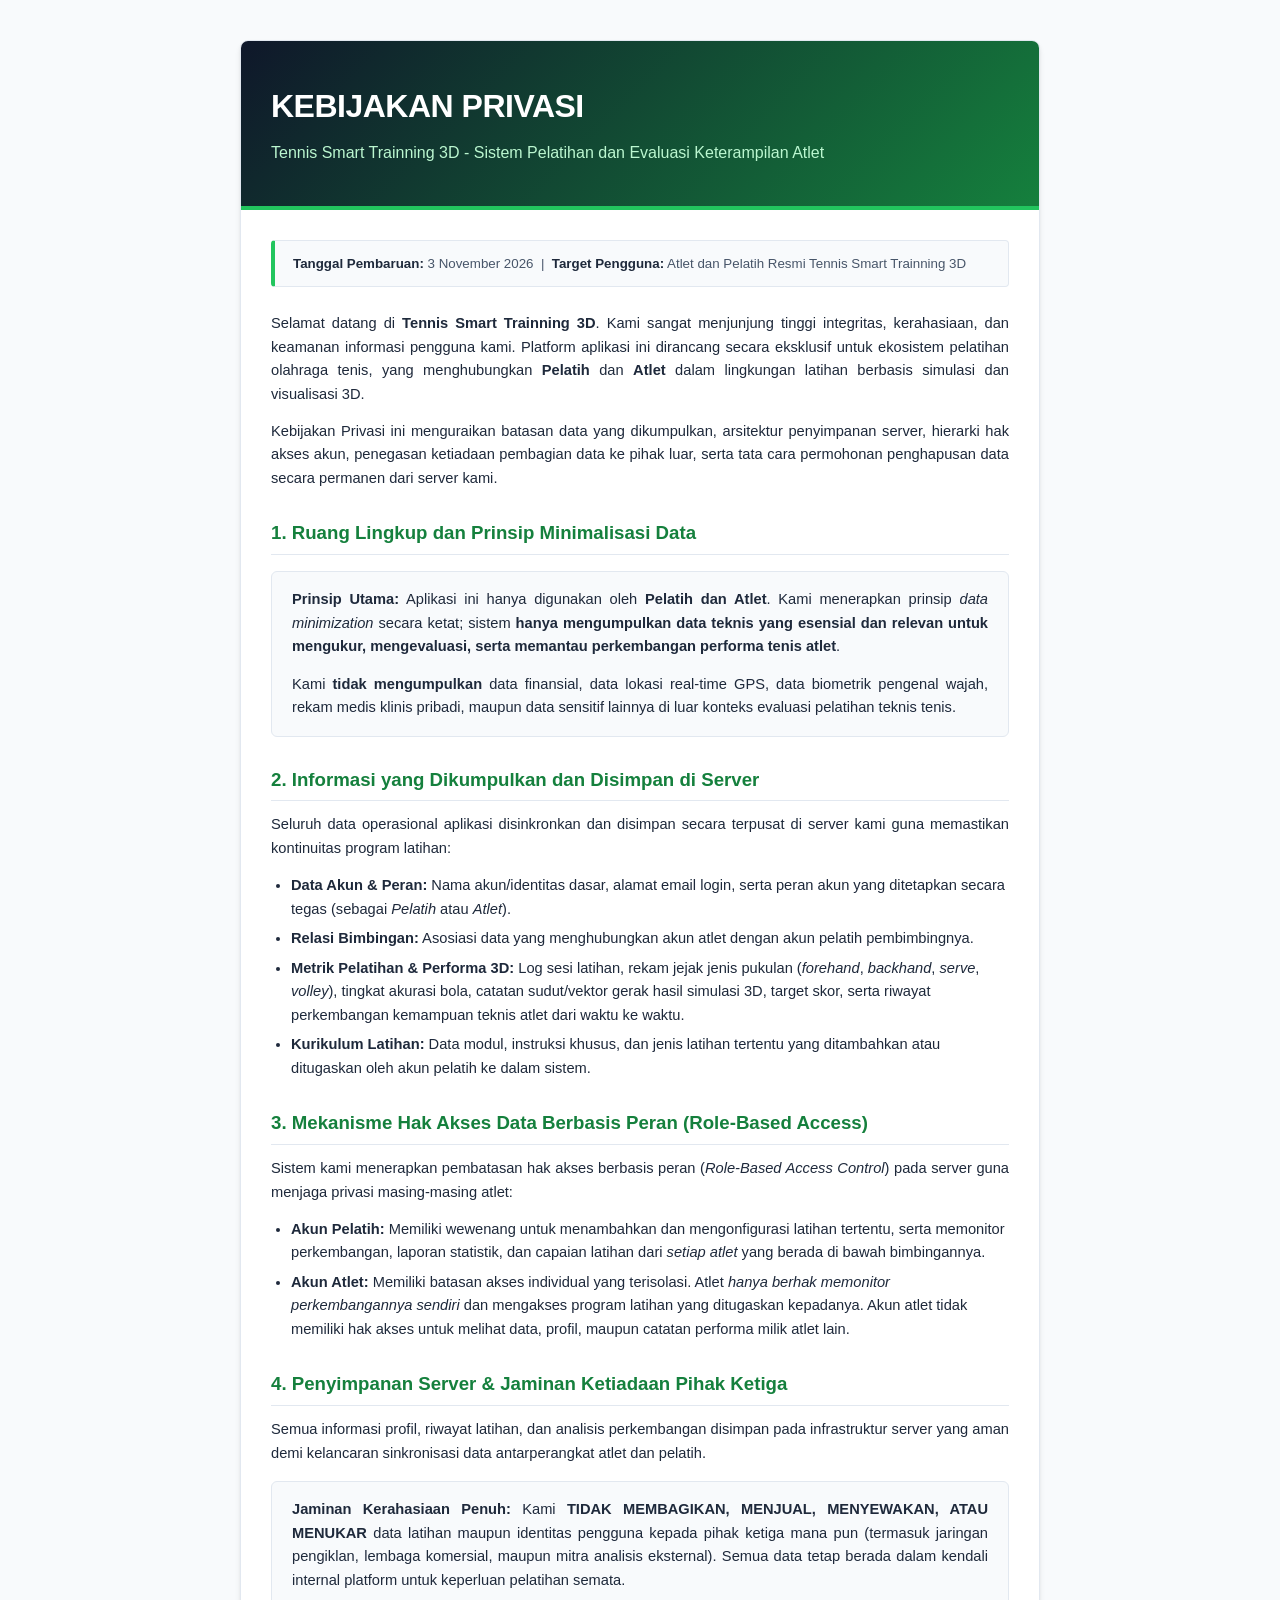
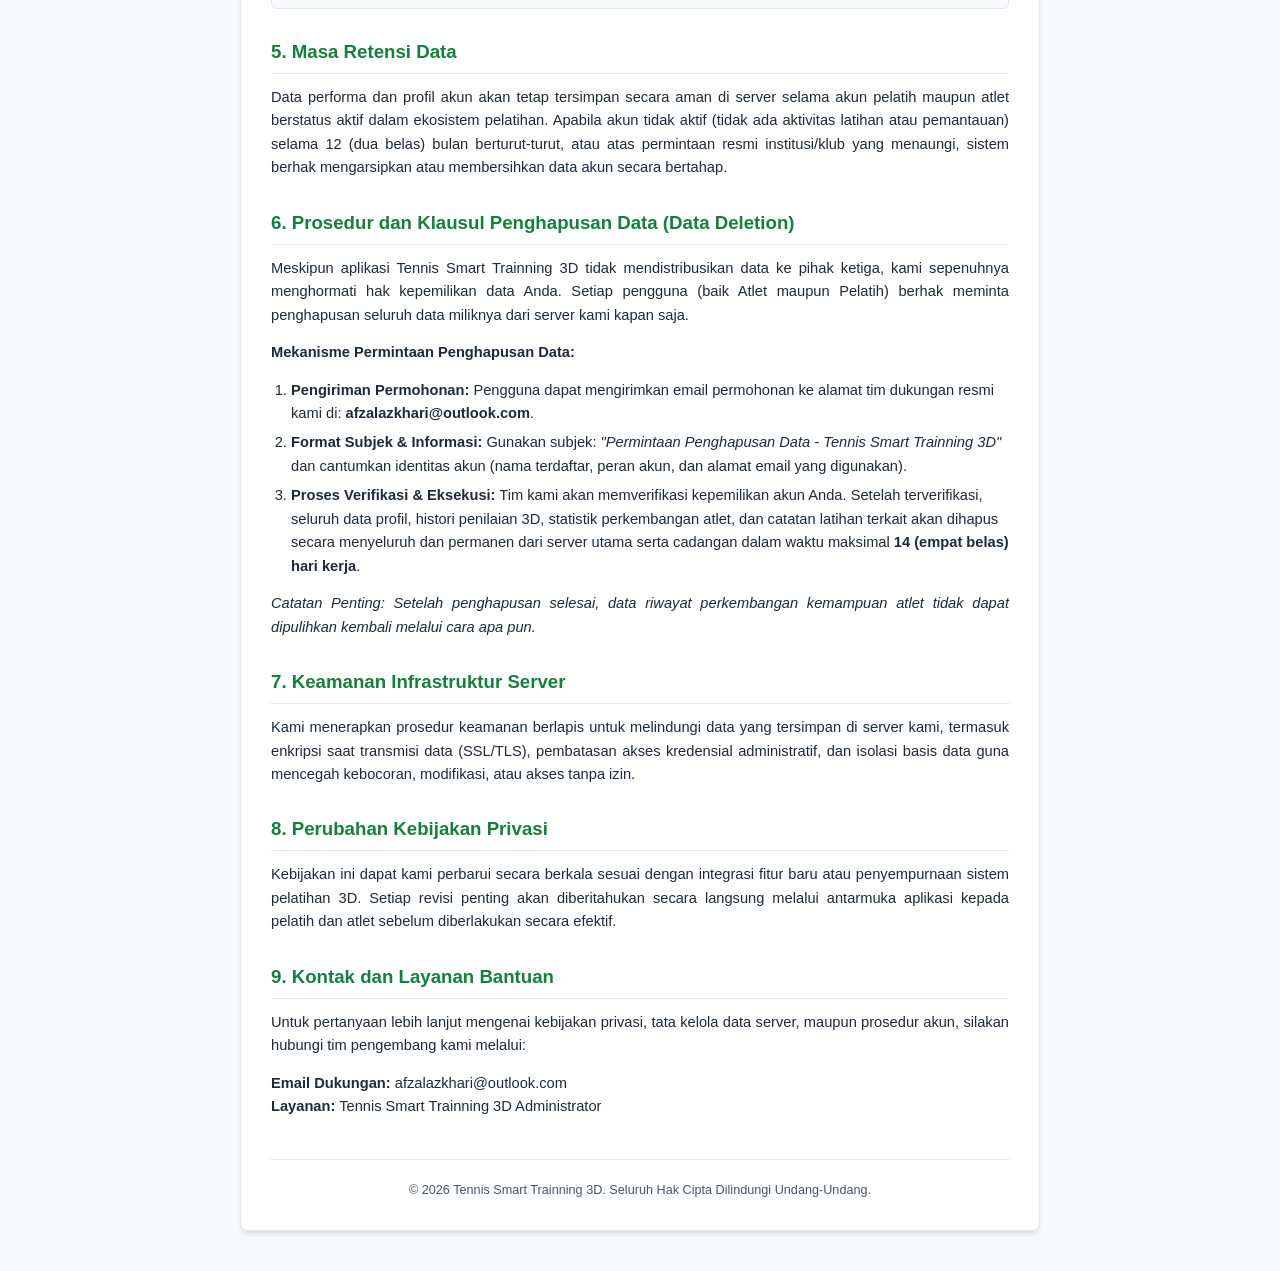
<file: privacyPolicy.html>
<!DOCTYPE html>
<html lang="id">
<head>
    <meta charset="UTF-8">
    <meta name="viewport" content="width=device-width, initial-scale=1.0">
    <title>Kebijakan Privasi - Tennis Smart Trainning 3D</title>
    <style>
        :root {
            --primary: #15803d;
            --primary-dark: #0f172a;
            --accent: #22c55e;
            --text-main: #1e293b;
            --text-muted: #475569;
            --bg-body: #f8fafc;
            --bg-card: #ffffff;
            --border-color: #e2e8f0;
        }

        *, *::before, *::after {
            box-sizing: border-box;
        }

        body {
            margin: 0;
            padding: 0;
            font-family: 'Helvetica Neue', Helvetica, Arial, sans-serif;
            color: var(--text-main);
            line-height: 1.6;
            background-color: var(--bg-body);
            font-size: 11pt;
        }

        .container {
            max-width: 800px;
            margin: 40px auto;
            background: var(--bg-card);
            border-radius: 8px;
            box-shadow: 0 4px 6px -1px rgba(0, 0, 0, 0.1), 0 2px 4px -1px rgba(0, 0, 0, 0.06);
            overflow: hidden;
            border: 1px solid var(--border-color);
        }

        .header {
            background: linear-gradient(135deg, var(--primary-dark) 0%, var(--primary) 100%);
            color: white;
            padding: 40px 30px;
            border-bottom: 4px solid var(--accent);
        }

        .header h1 {
            margin: 0 0 8px 0;
            font-size: 24pt;
            font-weight: 700;
            letter-spacing: -0.5px;
        }

        .header .subtitle {
            margin: 0;
            font-size: 12pt;
            color: #bbf7d0;
            font-weight: 400;
        }

        .content-body {
            padding: 30px;
        }

        .meta-box {
            background: var(--bg-body);
            border: 1px solid var(--border-color);
            border-left: 4px solid var(--accent);
            padding: 12px 18px;
            margin-bottom: 25px;
            border-radius: 4px;
            font-size: 10pt;
            color: var(--text-muted);
        }

        .meta-box strong {
            color: var(--text-main);
        }

        h2 {
            font-size: 14pt;
            color: var(--primary);
            margin-top: 28px;
            margin-bottom: 12px;
            padding-bottom: 6px;
            border-bottom: 1px solid var(--border-color);
        }

        p {
            margin: 0 0 14px 0;
            text-align: justify;
        }

        ul, ol {
            margin: 0 0 14px 0;
            padding-left: 20px;
            color: var(--text-main);
        }

        li {
            margin-bottom: 6px;
        }

        .highlight-card {
            background: var(--bg-body);
            border: 1px solid var(--border-color);
            border-radius: 6px;
            padding: 16px 20px;
            margin: 16px 0;
        }

        .footer {
            margin-top: 40px;
            padding-top: 20px;
            border-top: 1px solid var(--border-color);
            font-size: 9.5pt;
            color: var(--text-muted);
            text-align: center;
        }

        @media (max-width: 768px) {
            .container {
                margin: 0;
                border-radius: 0;
                border: none;
            }
            .header, .content-body {
                padding: 20px;
            }
        }
    </style>
</head>
<body>

    <div class="container">
        <div class="header">
            <h1>KEBIJAKAN PRIVASI</h1>
            <p class="subtitle">Tennis Smart Trainning 3D - Sistem Pelatihan dan Evaluasi Keterampilan Atlet</p>
        </div>

        <div class="content-body">
            <div class="meta-box">
                <strong>Tanggal Pembaruan:</strong> 3 November 2026 &nbsp;|&nbsp; 
                <strong>Target Pengguna:</strong> Atlet dan Pelatih Resmi Tennis Smart Trainning 3D
            </div>

            <p>Selamat datang di <strong>Tennis Smart Trainning 3D</strong>. Kami sangat menjunjung tinggi integritas, kerahasiaan, dan keamanan informasi pengguna kami. Platform aplikasi ini dirancang secara eksklusif untuk ekosistem pelatihan olahraga tenis, yang menghubungkan <strong>Pelatih</strong> dan <strong>Atlet</strong> dalam lingkungan latihan berbasis simulasi dan visualisasi 3D.</p>

            <p>Kebijakan Privasi ini menguraikan batasan data yang dikumpulkan, arsitektur penyimpanan server, hierarki hak akses akun, penegasan ketiadaan pembagian data ke pihak luar, serta tata cara permohonan penghapusan data secara permanen dari server kami.</p>

            <h2>1. Ruang Lingkup dan Prinsip Minimalisasi Data</h2>
            <div class="highlight-card">
                <p><strong>Prinsip Utama:</strong> Aplikasi ini hanya digunakan oleh <strong>Pelatih dan Atlet</strong>. Kami menerapkan prinsip <em>data minimization</em> secara ketat; sistem <strong>hanya mengumpulkan data teknis yang esensial dan relevan untuk mengukur, mengevaluasi, serta memantau perkembangan performa tenis atlet</strong>.</p>
                <p style="margin-bottom: 0;">Kami <strong>tidak mengumpulkan</strong> data finansial, data lokasi real-time GPS, data biometrik pengenal wajah, rekam medis klinis pribadi, maupun data sensitif lainnya di luar konteks evaluasi pelatihan teknis tenis.</p>
            </div>

            <h2>2. Informasi yang Dikumpulkan dan Disimpan di Server</h2>
            <p>Seluruh data operasional aplikasi disinkronkan dan disimpan secara terpusat di server kami guna memastikan kontinuitas program latihan:</p>
            <ul>
                <li><strong>Data Akun & Peran:</strong> Nama akun/identitas dasar, alamat email login, serta peran akun yang ditetapkan secara tegas (sebagai <em>Pelatih</em> atau <em>Atlet</em>).</li>
                <li><strong>Relasi Bimbingan:</strong> Asosiasi data yang menghubungkan akun atlet dengan akun pelatih pembimbingnya.</li>
                <li><strong>Metrik Pelatihan & Performa 3D:</strong> Log sesi latihan, rekam jejak jenis pukulan (<em>forehand</em>, <em>backhand</em>, <em>serve</em>, <em>volley</em>), tingkat akurasi bola, catatan sudut/vektor gerak hasil simulasi 3D, target skor, serta riwayat perkembangan kemampuan teknis atlet dari waktu ke waktu.</li>
                <li><strong>Kurikulum Latihan:</strong> Data modul, instruksi khusus, dan jenis latihan tertentu yang ditambahkan atau ditugaskan oleh akun pelatih ke dalam sistem.</li>
            </ul>

            <h2>3. Mekanisme Hak Akses Data Berbasis Peran (Role-Based Access)</h2>
            <p>Sistem kami menerapkan pembatasan hak akses berbasis peran (<em>Role-Based Access Control</em>) pada server guna menjaga privasi masing-masing atlet:</p>
            <ul>
                <li><strong>Akun Pelatih:</strong> Memiliki wewenang untuk menambahkan dan mengonfigurasi latihan tertentu, serta memonitor perkembangan, laporan statistik, dan capaian latihan dari <em>setiap atlet</em> yang berada di bawah bimbingannya.</li>
                <li><strong>Akun Atlet:</strong> Memiliki batasan akses individual yang terisolasi. Atlet <em>hanya berhak memonitor perkembangannya sendiri</em> dan mengakses program latihan yang ditugaskan kepadanya. Akun atlet tidak memiliki hak akses untuk melihat data, profil, maupun catatan performa milik atlet lain.</li>
            </ul>

            <h2>4. Penyimpanan Server & Jaminan Ketiadaan Pihak Ketiga</h2>
            <p>Semua informasi profil, riwayat latihan, dan analisis perkembangan disimpan pada infrastruktur server yang aman demi kelancaran sinkronisasi data antarperangkat atlet dan pelatih.</p>
            <div class="highlight-card">
                <p style="margin-bottom: 0;"><strong>Jaminan Kerahasiaan Penuh:</strong> Kami <strong>TIDAK MEMBAGIKAN, MENJUAL, MENYEWAKAN, ATAU MENUKAR</strong> data latihan maupun identitas pengguna kepada pihak ketiga mana pun (termasuk jaringan pengiklan, lembaga komersial, maupun mitra analisis eksternal). Semua data tetap berada dalam kendali internal platform untuk keperluan pelatihan semata.</p>
            </div>

            <h2>5. Masa Retensi Data</h2>
            <p>Data performa dan profil akun akan tetap tersimpan secara aman di server selama akun pelatih maupun atlet berstatus aktif dalam ekosistem pelatihan. Apabila akun tidak aktif (tidak ada aktivitas latihan atau pemantauan) selama 12 (dua belas) bulan berturut-turut, atau atas permintaan resmi institusi/klub yang menaungi, sistem berhak mengarsipkan atau membersihkan data akun secara bertahap.</p>

            <h2>6. Prosedur dan Klausul Penghapusan Data (Data Deletion)</h2>
            <p>Meskipun aplikasi Tennis Smart Trainning 3D tidak mendistribusikan data ke pihak ketiga, kami sepenuhnya menghormati hak kepemilikan data Anda. Setiap pengguna (baik Atlet maupun Pelatih) berhak meminta penghapusan seluruh data miliknya dari server kami kapan saja.</p>

            <p><strong>Mekanisme Permintaan Penghapusan Data:</strong></p>
            <ol>
                <li><strong>Pengiriman Permohonan:</strong> Pengguna dapat mengirimkan email permohonan ke alamat tim dukungan resmi kami di: <strong>afzalazkhari@outlook.com</strong>.</li>
                <li><strong>Format Subjek & Informasi:</strong> Gunakan subjek: <em>"Permintaan Penghapusan Data - Tennis Smart Trainning 3D"</em> dan cantumkan identitas akun (nama terdaftar, peran akun, dan alamat email yang digunakan).</li>
                <li><strong>Proses Verifikasi & Eksekusi:</strong> Tim kami akan memverifikasi kepemilikan akun Anda. Setelah terverifikasi, seluruh data profil, histori penilaian 3D, statistik perkembangan atlet, dan catatan latihan terkait akan dihapus secara menyeluruh dan permanen dari server utama serta cadangan dalam waktu maksimal <strong>14 (empat belas) hari kerja</strong>.</li>
            </ol>
            <p><em>Catatan Penting: Setelah penghapusan selesai, data riwayat perkembangan kemampuan atlet tidak dapat dipulihkan kembali melalui cara apa pun.</em></p>

            <h2>7. Keamanan Infrastruktur Server</h2>
            <p>Kami menerapkan prosedur keamanan berlapis untuk melindungi data yang tersimpan di server kami, termasuk enkripsi saat transmisi data (SSL/TLS), pembatasan akses kredensial administratif, dan isolasi basis data guna mencegah kebocoran, modifikasi, atau akses tanpa izin.</p>

            <h2>8. Perubahan Kebijakan Privasi</h2>
            <p>Kebijakan ini dapat kami perbarui secara berkala sesuai dengan integrasi fitur baru atau penyempurnaan sistem pelatihan 3D. Setiap revisi penting akan diberitahukan secara langsung melalui antarmuka aplikasi kepada pelatih dan atlet sebelum diberlakukan secara efektif.</p>

            <h2>9. Kontak dan Layanan Bantuan</h2>
            <p>Untuk pertanyaan lebih lanjut mengenai kebijakan privasi, tata kelola data server, maupun prosedur akun, silakan hubungi tim pengembang kami melalui:</p>
            <p><strong>Email Dukungan:</strong> afzalazkhari@outlook.com<br>
            <strong>Layanan:</strong> Tennis Smart Trainning 3D Administrator</p>

            <div class="footer">
                &copy; 2026 Tennis Smart Trainning 3D. Seluruh Hak Cipta Dilindungi Undang-Undang.
            </div>
        </div>
    </div>

</body>
</html>
</file>
